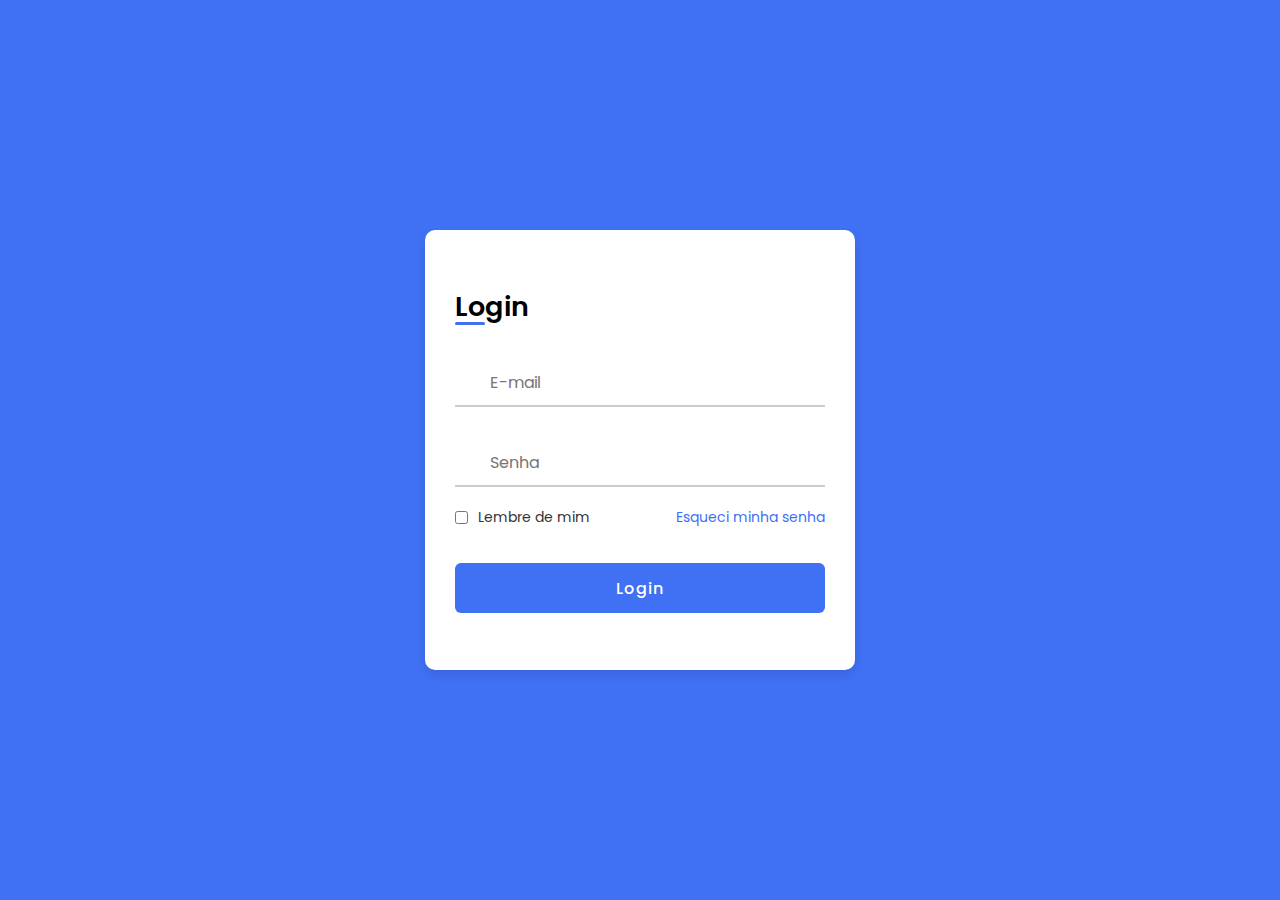
<file: index.html>
<!DOCTYPE html>
<!-- === Coding by CodingLab | www.codinglabweb.com === -->
<html lang="pt-br">
<head>
    <meta charset="UTF-8">
    <meta http-equiv="X-UA-Compatible" content="IE=edge">
    <meta name="viewport" content="width=device-width, initial-scale=1.0">
    
    <!-- ===== Iconscout CSS ===== -->
    <link rel="stylesheet" href="https://unicons.iconscout.com/release/v4.0.0/css/line.css">

    <!-- ===== CSS ===== -->
    <link rel="stylesheet" href="css/all.css">

    <link rel="shortcut icon" href="img/logo.png" type="image/x-icon">
         
    <title>Login L&L</title>
</head>
<body>
    
    <div class="container">
        <div class="forms">
            <div class="form login">
                <span class="title">Login</span>

                <form action="#">
                    <div class="input-field">
                        <input type="text" placeholder="E-mail" required>
                        <i class="uil uil-envelope icon"></i>
                    </div>
                    <div class="input-field">
                        <input type="password" class="password" placeholder="Senha" required>
                        <i class="uil uil-lock icon"></i>
                        <i class="uil uil-eye-slash showHidePw"></i>
                    </div>

                    <div class="checkbox-text">
                        <div class="checkbox-content">
                            <input type="checkbox" id="logCheck">
                            <label for="logCheck" class="text">Lembre de mim</label>
                        </div>
                        
                        <a href="#" class="text">Esqueci minha senha</a>
                    </div>

                    <div id="btn-login" class="input-field button">
                        <input type="button" value="Login">
                    </div>

                </form>

                <!--<div class="login-signup">
                    <span class="text">Not a member?
                        <a href="#" class="text signup-link">Signup Now</a>
                    </span>
                </div>
                -->
            </div>

            <!-- Registration Form 
            <div class="form signup">
                <span class="title">Login</span>

                <form action="#">
                    <div class="input-field">
                        <input type="text" placeholder="Enter your name" required>
                        <i class="uil uil-user"></i>
                    </div>
                    <div class="input-field">
                        <input type="text" placeholder="Enter your email" required>
                        <i class="uil uil-envelope icon"></i>
                    </div>
                    <div class="input-field">
                        <input type="password" class="password" placeholder="Create a password" required>
                        <i class="uil uil-lock icon"></i>
                    </div>
                    <div class="input-field">
                        <input type="password" class="password" placeholder="Confirm a password" required>
                        <i class="uil uil-lock icon"></i>
                        <i class="uil uil-eye-slash showHidePw"></i>
                    </div>

                    <div class="checkbox-text">
                        <div class="checkbox-content">
                            <input type="checkbox" id="termCon">
                            <label for="termCon" class="text">I accepted all terms and conditions</label>
                        </div>
                    </div>

                    <div class="input-field button">
                        <input type="button" value="Signup">
                    </div>
                </form>

                <div class="login-signup">
                    <span class="text">Already a member?
                        <a href="#" class="text login-link">Login Now</a>
                    </span>
                </div>
                <div class="login-signup">
                    <span class="text">Already a member?
                        <a href="#" class="text login-link">Login Now</a>
                    </span>
                </div>
            </div>
            -->
        </div>
    </div>

    <script src="js/login.js"></script>
    <script>
        let button = document.getElementById('btn-login')
        button.addEventListener('click', () => {
            location.href = 'view/dashboard.html'
        })
    </script>

</body>
</html>
</file>
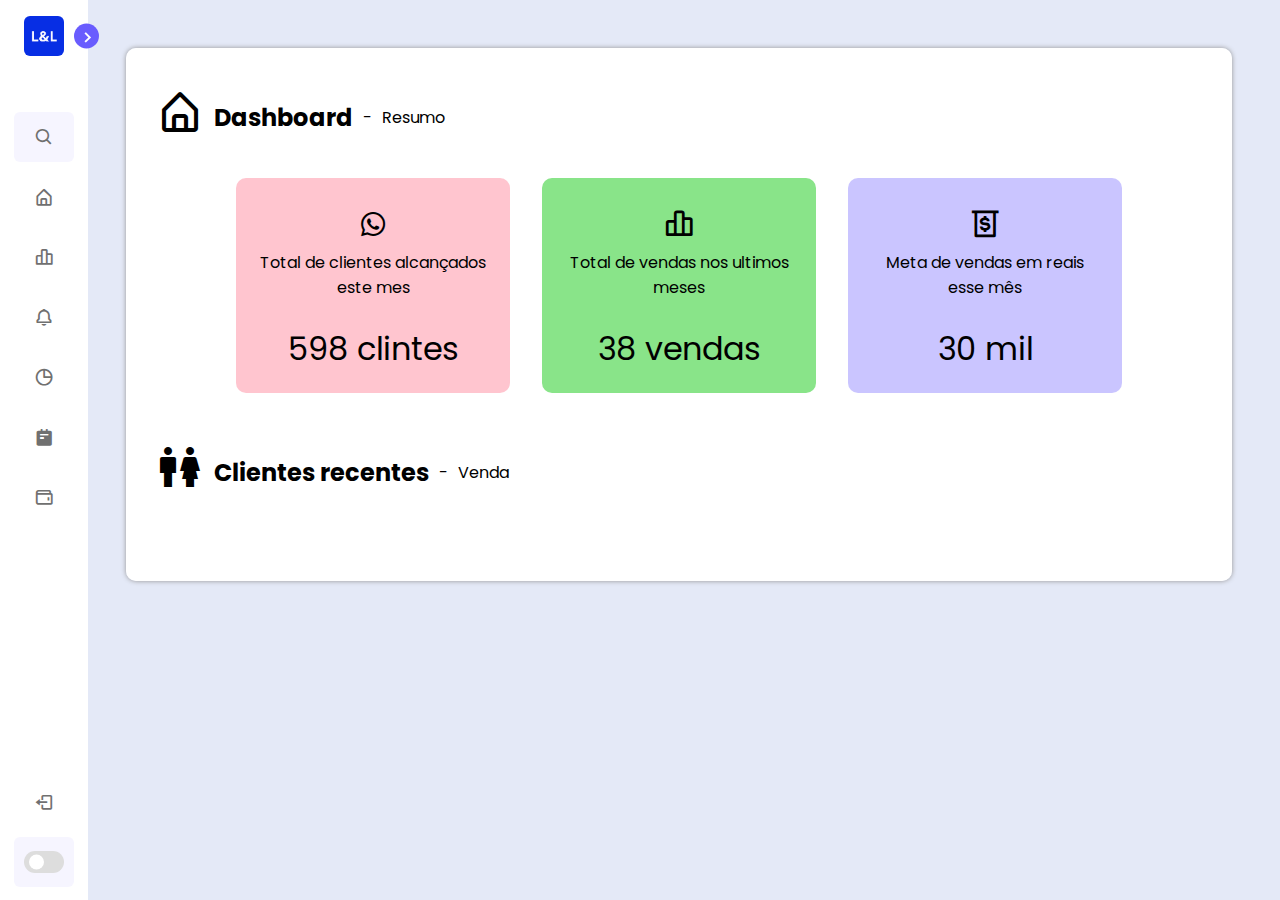
<file: view/dashboard.html>
<!-- Coding by CodingLab | www.codinglabweb.com -->
<!DOCTYPE html>
<html lang="pt-br">
<head>
    <meta charset="UTF-8">
    <meta http-equiv="X-UA-Compatible" content="IE=edge">
    <meta name="viewport" content="width=device-width, initial-scale=1.0">
    
    <!----======== CSS ======== -->
    <link rel="stylesheet" href="../css/all.css">

    <!--========== Icon ============-->
    <link href='https://unpkg.com/boxicons@2.1.4/css/boxicons.min.css' rel='stylesheet'>
    
    <!----===== Boxicons CSS ===== -->
    <link href='https://unpkg.com/boxicons@2.1.1/css/boxicons.min.css' rel='stylesheet'>
    
    <title>Dashboard L&L</title> 
</head>
<body>
    <nav class="sidebar close">
        <header>
            <div class="image-text">
                <span class="image">
                    <img src="../img/logo.png" alt="">
                </span>

                <div class="text logo-text">
                    <span class="name">Lorrayna</span>
                    <span class="profession">Vendedora</span>
                </div>
            </div>

            <i class='bx bx-chevron-right toggle'></i>
        </header>

        <div class="menu-bar">
            <div class="menu">

                <li class="search-box">
                    <i class='bx bx-search icon'></i>
                    <input type="text" placeholder="Search...">
                </li>

                <ul class="menu-links">
                    <li class="nav-link">
                        <a href="dashboard.html">
                            <i class='bx bx-home-alt icon' ></i>
                            <span class="text nav-text">Dashboard</span>
                        </a>
                    </li>

                    <li class="nav-link">
                        <a href="vendas.html">
                            <i class='bx bx-bar-chart-alt-2 icon' ></i>
                            <span class="text nav-text">Vendas</span>
                        </a>
                    </li>

                    <li class="nav-link">
                        <a href="notificação.html">
                            <i class='bx bx-bell icon'></i>
                            <span class="text nav-text">Notificações</span>
                        </a>
                    </li>

                    <li class="nav-link">
                        <a href="analise.html">
                            <i class='bx bx-pie-chart-alt icon' ></i>
                            <span class="text nav-text">Analise</span>
                        </a>
                    </li>

                    <li class="nav-link">
                        <a href="pendentes.html">
                            <i class='bx bxs-notepad icon'></i>
                            <span class="text nav-text">Pendentes</span>
                        </a>
                    </li>

                    <li class="nav-link">
                        <a href="carteita.html">
                            <i class='bx bx-wallet icon' ></i>
                            <span class="text nav-text">Carteira</span>
                        </a>
                    </li>

                </ul>
            </div>

            <div class="bottom-content">
                <li class="">
                    <a href="../index.html">
                        <i class='bx bx-log-out icon' ></i>
                        <span class="text nav-text">Logout</span>
                    </a>
                </li>

                <li class="mode">
                    <div class="sun-moon">
                        <i class='bx bx-moon icon moon'></i>
                        <i class='bx bx-sun icon sun'></i>
                    </div>
                    <span class="mode-text text">Modo dark</span>

                    <div class="toggle-switch">
                        <span class="switch"></span>
                    </div>
                </li>
                
            </div>
        </div>

    </nav>

    <section class="home">

        <div class="principal">
            
            <div class="boas-vindas">
                
                <div class="nome_admin">
                    <i class='bx bx-home-alt icon' ></i>
                    <h2>Dashboard</h2> -
                    <p>Resumo</p>
                </div>

            <div class="geral">

                <div class="historico">

                        <div class="his_Loh">

                            <div id="um" class="his-1 tel">
                                <a href="notificação.html">
                                    <i class='bx bxl-whatsapp'></i>
                                    <p>Total de clientes alcançados este mes</p>
                                    <br>
                                    <span>598 clintes</span>
                                </a>
                            </div>

                            <div id="dois" class="his-1 tel">
                                <a href="vendas.html">
                                    <i class='bx bx-bar-chart-alt-2 icon' ></i>
                                    <p>Total de vendas nos ultimos meses</p>
                                    <br>
                                    <span>38 vendas</span>
                                </a>
                            </div>
                            

                            <div id="tres" class="his-1 tel">
                                <a href="pendentes.html">
                                    <i class='bx bx-money-withdraw'></i>
                                    <p>Meta de vendas em reais esse mês</p>
                                    <br>
                                    <span>30 mil</span>
                                </a>
                            </div>

                        </div>
                    </div>
                </div>

                <br><br>

                <div class="nome_admin">
                    <i class='bx bx-male-female icon'></i>
                    <h2>Clientes recentes</h2> -
                    <p>Venda</p>
                </div>

            </div>
        </div>

        </div>

    </section>

    <script src="../js/script.js"></script>

</body>
</html>
</file>
<file: css/all.css>
@import "menu.css";
@import "main.css";
@import "login.css";
</file>
